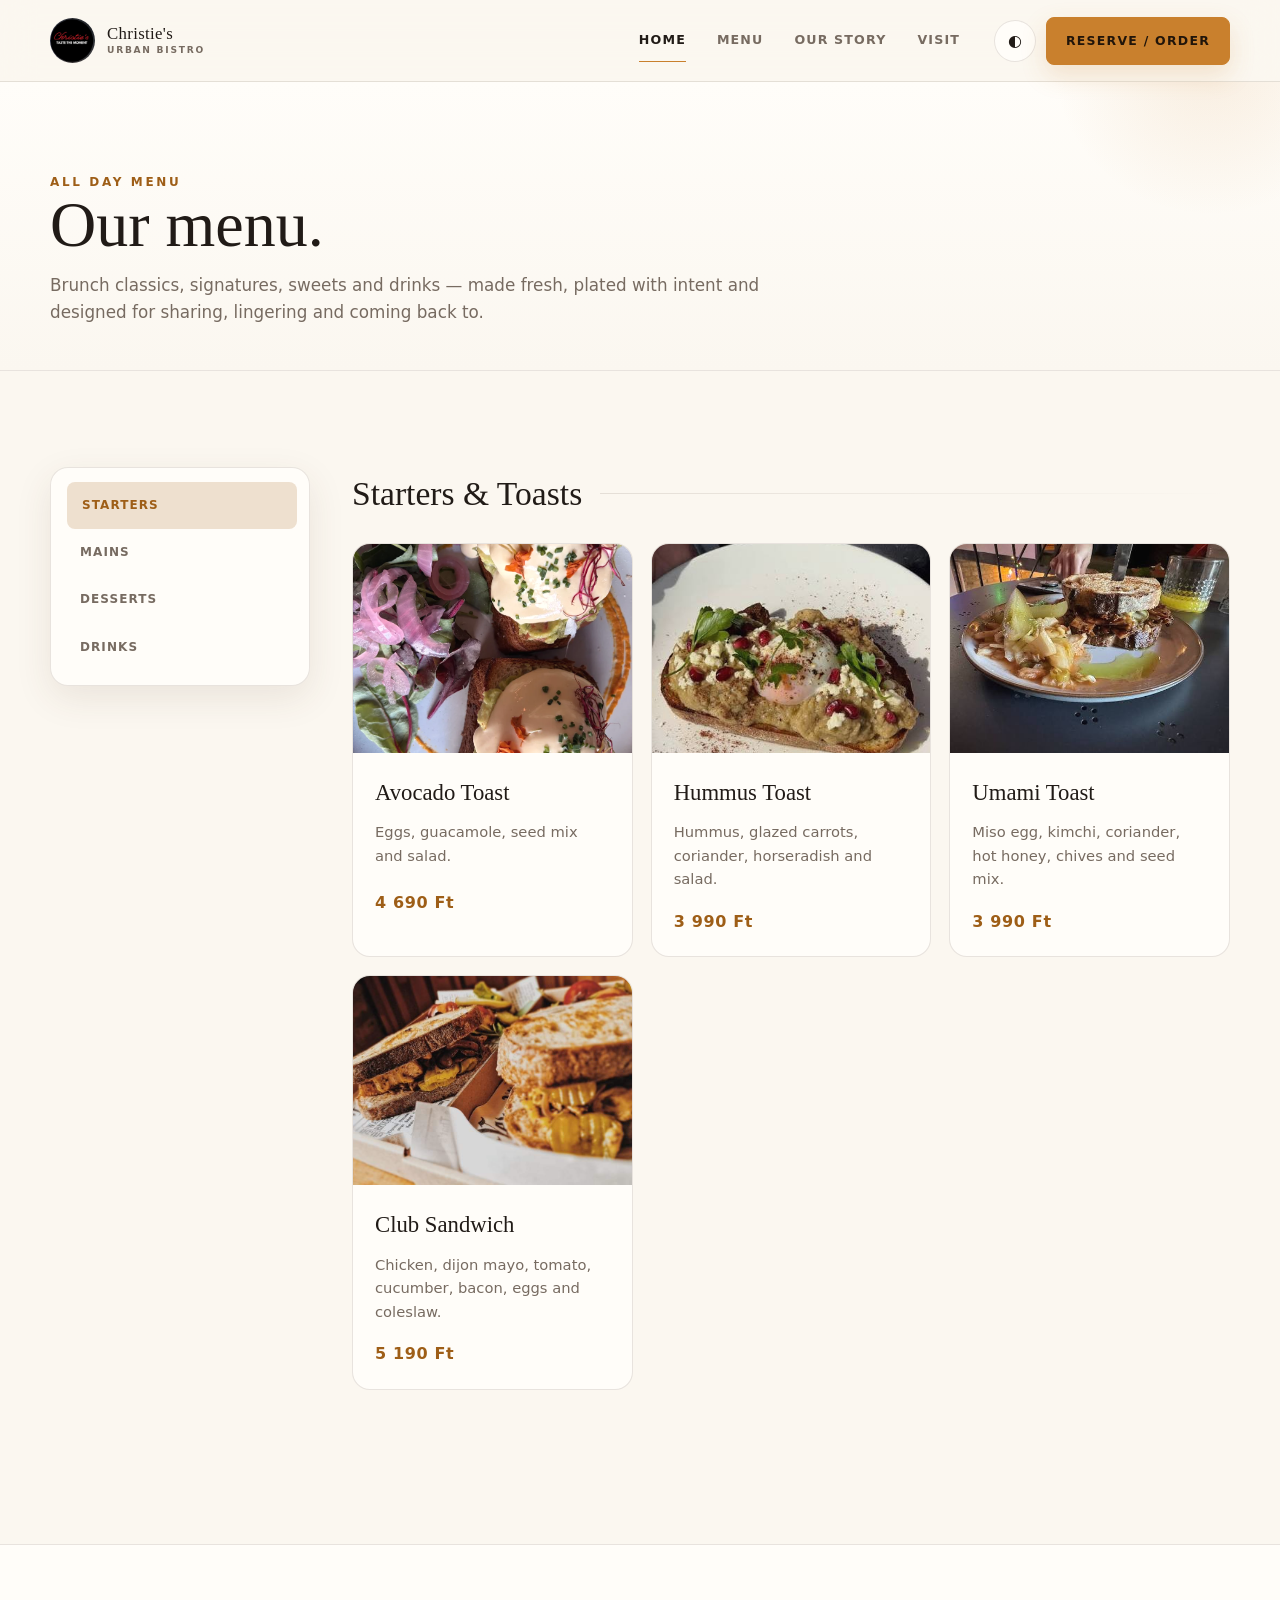
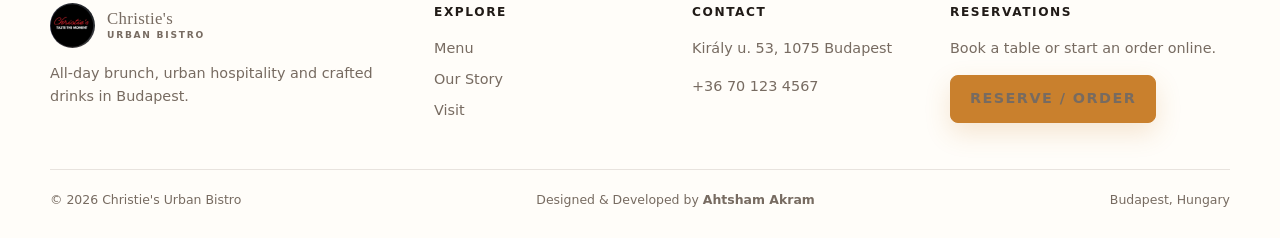
<file: menu.html>
<!doctype html>
<html lang="en" data-tone="warm">
<head>
  <meta charset="utf-8">
  <meta name="viewport" content="width=device-width,initial-scale=1">
  <meta name="description" content="Explore the all-day menu at Christie's Urban Bistro.">
  <title>Menu — Christie's Urban Bistro</title>
  <link rel="stylesheet" href="style.css">
</head>
<body>
<header class="site-header">
  <div class="container header-inner">
    <a class="brand" href="index.html" aria-label="Christie's Urban Bistro home">
      <img src="logo.jpeg" alt="Christie's Urban Bistro Logo" class="brand-logo-img">
      <span class="brand-text"><strong>Christie's</strong><span>Urban Bistro</span></span>
    </a>
    <nav class="nav" aria-label="Main navigation"><a class="active" href="index.html">Home</a><a href="menu.html">Menu</a><a href="story.html">Our Story</a><a href="visit.html">Visit</a></nav>
    <div class="header-actions"><button class="tone-toggle" data-tone-toggle aria-label="Switch light palette">◐</button><a class="btn btn-primary reserve-nav" href="reserve.html">Reserve / Order</a><button class="menu-toggle" data-menu-toggle aria-label="Open menu" aria-expanded="false">☰</button></div>
  </div>
</header>
<main>
  <section class="page-hero">
    <div class="container reveal">
      <span class="eyebrow">All day menu</span>
      <h1 class="page-title">Our menu.</h1>
      <p class="lede">Brunch classics, signatures, sweets and drinks — made fresh, plated with intent and designed for sharing, lingering and coming back to.</p>
    </div>
  </section>

  <section class="section">
    <div class="container menu-layout">
      <!-- Sidebar Filters -->
      <aside class="menu-side reveal">
        <button class="active" data-menu-filter="starters">Starters</button>
        <button data-menu-filter="mains">Mains</button>
        <button data-menu-filter="desserts">Desserts</button>
        <button data-menu-filter="drinks">Drinks</button>
      </aside>

      <!-- Menu Panels Container with Grid Layouts -->
      <div class="reveal reveal-delay-1" style="width: 100%;">
        
        <!-- STARTERS PANEL -->
        <div class="menu-panel active" id="starters">
          <div class="menu-section">
            <div class="menu-section-title"><h2>Starters & Toasts</h2></div>
            <div class="signature-grid">
              <article class="dish-card">
                <div class="dish-image"><img src="Avocado Toast.webp" alt="Avocado Toast"></div>
                <div class="dish-body"><h3>Avocado Toast</h3><p>Eggs, guacamole, seed mix and salad.</p><span class="price">4 690 Ft</span></div>
              </article>
              <article class="dish-card">
                <div class="dish-image"><img src="Hummus Toast.jfif" alt="Hummus Toast"></div>
                <div class="dish-body"><h3>Hummus Toast</h3><p>Hummus, glazed carrots, coriander, horseradish and salad.</p><span class="price">3 990 Ft</span></div>
              </article>
              <article class="dish-card">
                <div class="dish-image"><img src="Umami Toast.jfif" alt="Umami Toast"></div>
                <div class="dish-body"><h3>Umami Toast</h3><p>Miso egg, kimchi, coriander, hot honey, chives and seed mix.</p><span class="price">3 990 Ft</span></div>
              </article>
              <article class="dish-card">
                <div class="dish-image"><img src="Club Sandwich.webp" alt="Club Sandwich"></div>
                <div class="dish-body"><h3>Club Sandwich</h3><p>Chicken, dijon mayo, tomato, cucumber, bacon, eggs and coleslaw.</p><span class="price">5 190 Ft</span></div>
              </article>
            </div>
          </div>
        </div>

        <!-- MAINS PANEL -->
        <div class="menu-panel" id="mains">
          <div class="menu-section">
            <div class="menu-section-title"><h2>Mains & Brunch</h2></div>
            <div class="signature-grid">
              <article class="dish-card">
                <div class="dish-image"><img src="Christie's Benedict.webp" alt="Christie's Benedict"></div>
                <div class="dish-body"><h3>Christie's Benedict</h3><p>Poached eggs, hollandaise, caviar and salad.</p><span class="price">5 590 Ft</span></div>
              </article>
              <article class="dish-card">
                <div class="dish-image"><img src="Hungarian Benedict.webp" alt="Hungarian Benedict"></div>
                <div class="dish-body"><h3>Hungarian Benedict</h3><p>Poached eggs, hollandaise, Hungarian sausage and salad.</p><span class="price">4 890 Ft</span></div>
              </article>
              <article class="dish-card">
                <div class="dish-image"><img src="English Breakfast.webp" alt="English Breakfast"></div>
                <div class="dish-body"><h3>English Breakfast</h3><p>Eggs, bacon, sausage, kimchi beans, mushroom, tomato and sourdough.</p><span class="price">4 990 Ft</span></div>
              </article>
              <article class="dish-card">
                <div class="dish-image"><img src="American Breakfast.webp" alt="American Breakfast"></div>
                <div class="dish-body"><h3>American Breakfast</h3><p>Eggs, American pancake, bacon, butter and maple syrup.</p><span class="price">4 990 Ft</span></div>
              </article>
              <article class="dish-card">
                <div class="dish-image"><img src="Truffle Smash.webp" alt="Truffle Smash"></div>
                <div class="dish-body"><h3>Truffle Smash</h3><p>Double beef, cheddar, truffle mayo, pickled cucumber, nachos and coleslaw.</p><span class="price">4 590 Ft</span></div>
              </article>
              <article class="dish-card">
                <div class="dish-image"><img src="Smash Benedict.jfif" alt="Smash Benedict"></div>
                <div class="dish-body"><h3>Smash Benedict</h3><p>Double beef, poached egg, hollandaise, cheddar and house sauce.</p><span class="price">4 490 Ft</span></div>
              </article>
            </div>
          </div>
        </div>

        <!-- DESSERTS PANEL -->
        <div class="menu-panel" id="desserts">
          <div class="menu-section">
            <div class="menu-section-title"><h2>Sweets</h2></div>
            <div class="signature-grid">
              <article class="dish-card">
                <div class="dish-image"><img src="American Pancake.jfif" alt="American Pancake"></div>
                <div class="dish-body"><h3>American Pancake</h3><p>Sweet cheese cream, seasonal fruit purée and maple syrup.</p><span class="price">3 990 Ft</span></div>
              </article>
              <article class="dish-card">
                <div class="dish-image"><img src="Sweet French Toast.jfif" alt="French Toast"></div>
                <div class="dish-body"><h3> French Toast</h3><p>French brioche, seasonal fruit purée and whipped cream.</p><span class="price">3 990 Ft</span></div>
              </article>
              <article class="dish-card">
                <div class="dish-image"><img src="Strawberry Waffle Tower.webp" alt="Strawberry Waffle Tower"></div>
                <div class="dish-body"><h3>Strawberry Waffle Tower</h3><p>Waffle, seasonal fruit purée, peanut butter, maple syrup and cream.</p><span class="price">4 190 Ft</span></div>
              </article>
            </div>
          </div>
        </div>

        <!-- DRINKS PANEL -->
        <div class="menu-panel" id="drinks">
          <div class="menu-section">
            <div class="menu-section-title"><h2>Coffee & Drinks</h2></div>
            <div class="signature-grid">
              <article class="dish-card">
                <div class="dish-image"><img src="Cappuccino.webp" alt="Cappuccino"></div>
                <div class="dish-body"><h3>Cappuccino</h3><p>Double espresso with textured milk.</p><span class="price">1 490 Ft</span></div>
              </article>
              <article class="dish-card">
                <div class="dish-image"><img src="Coffee Important.webp" alt="Flat White"></div>
                <div class="dish-body"><h3>Flat White</h3><p>Rich espresso and silky milk.</p><span class="price">1 690 Ft</span></div>
              </article>
              <article class="dish-card">
                <div class="dish-image"><img src="Dirty Chai.webp" alt="Dirty Chai"></div>
                <div class="dish-body"><h3>Dirty Chai</h3><p>Spiced chai with espresso.</p><span class="price">2 490 Ft</span></div>
              </article>
              <article class="dish-card">
                <div class="dish-image"><img src="Strawberry Matcha.jfif" alt="Strawberry Matcha"></div>
                <div class="dish-body"><h3>Strawberry Matcha</h3><p>Strawberry, almond milk, lime and matcha.</p><span class="price">2 690 Ft</span></div>
              </article>
              <article class="dish-card">
                <div class="dish-image"><img src="Christie's Lemonade.webp" alt="Christie's Lemonade"></div>
                <div class="dish-body"><h3>Christie's Lemonade</h3><p>Orange, elderflower and soda.</p><span class="price">2 690 Ft</span></div>
              </article>
              <article class="dish-card">
                <div class="dish-image"><img src="Homemade Kombucha.webp" alt="Homemade Kombucha"></div>
                <div class="dish-body"><h3>Homemade Kombucha</h3><p>House-fermented seasonal kombucha.</p><span class="price">1 890 Ft</span></div>
              </article>
            </div>
          </div>
        </div>

      </div>
    </div>
  </section>
</main>

<footer class="footer">
  <div class="container footer-grid">
    <div>
      <a class="brand footer-brand" href="index.html">
        <img src="logo.jpeg" alt="Christie's Urban Bistro Logo" class="footer-logo-img">
        <span class="brand-text"><strong>Christie's</strong><span>Urban Bistro</span></span>
      </a>
      <p>All-day brunch, urban hospitality and crafted drinks in Budapest.</p>
    </div>
    <div>
      <h4>Explore</h4>
      <div class="footer-links">
        <a href="menu.html">Menu</a>
        <a href="story.html">Our Story</a>
        <a href="visit.html">Visit</a>
      </div>
    </div>
    <div>
      <h4>Contact</h4>
      <p>Király u. 53, 1075 Budapest</p>
      <p>+36 70 123 4567</p>
    </div>
    <div>
      <h4>Reservations</h4>
      <p>Book a table or start an order online.</p>
      <a class="btn btn-primary" href="reserve.html">Reserve / Order</a>
    </div>
    <div class="footer-bottom">
      <span>© 2026 Christie's Urban Bistro</span>
      <span>Designed & Developed by <strong>Ahtsham Akram</strong></span>
      <span>Budapest, Hungary</span>
    </div>
  </div>
</footer>
<script src="script.js"></script>
</file>
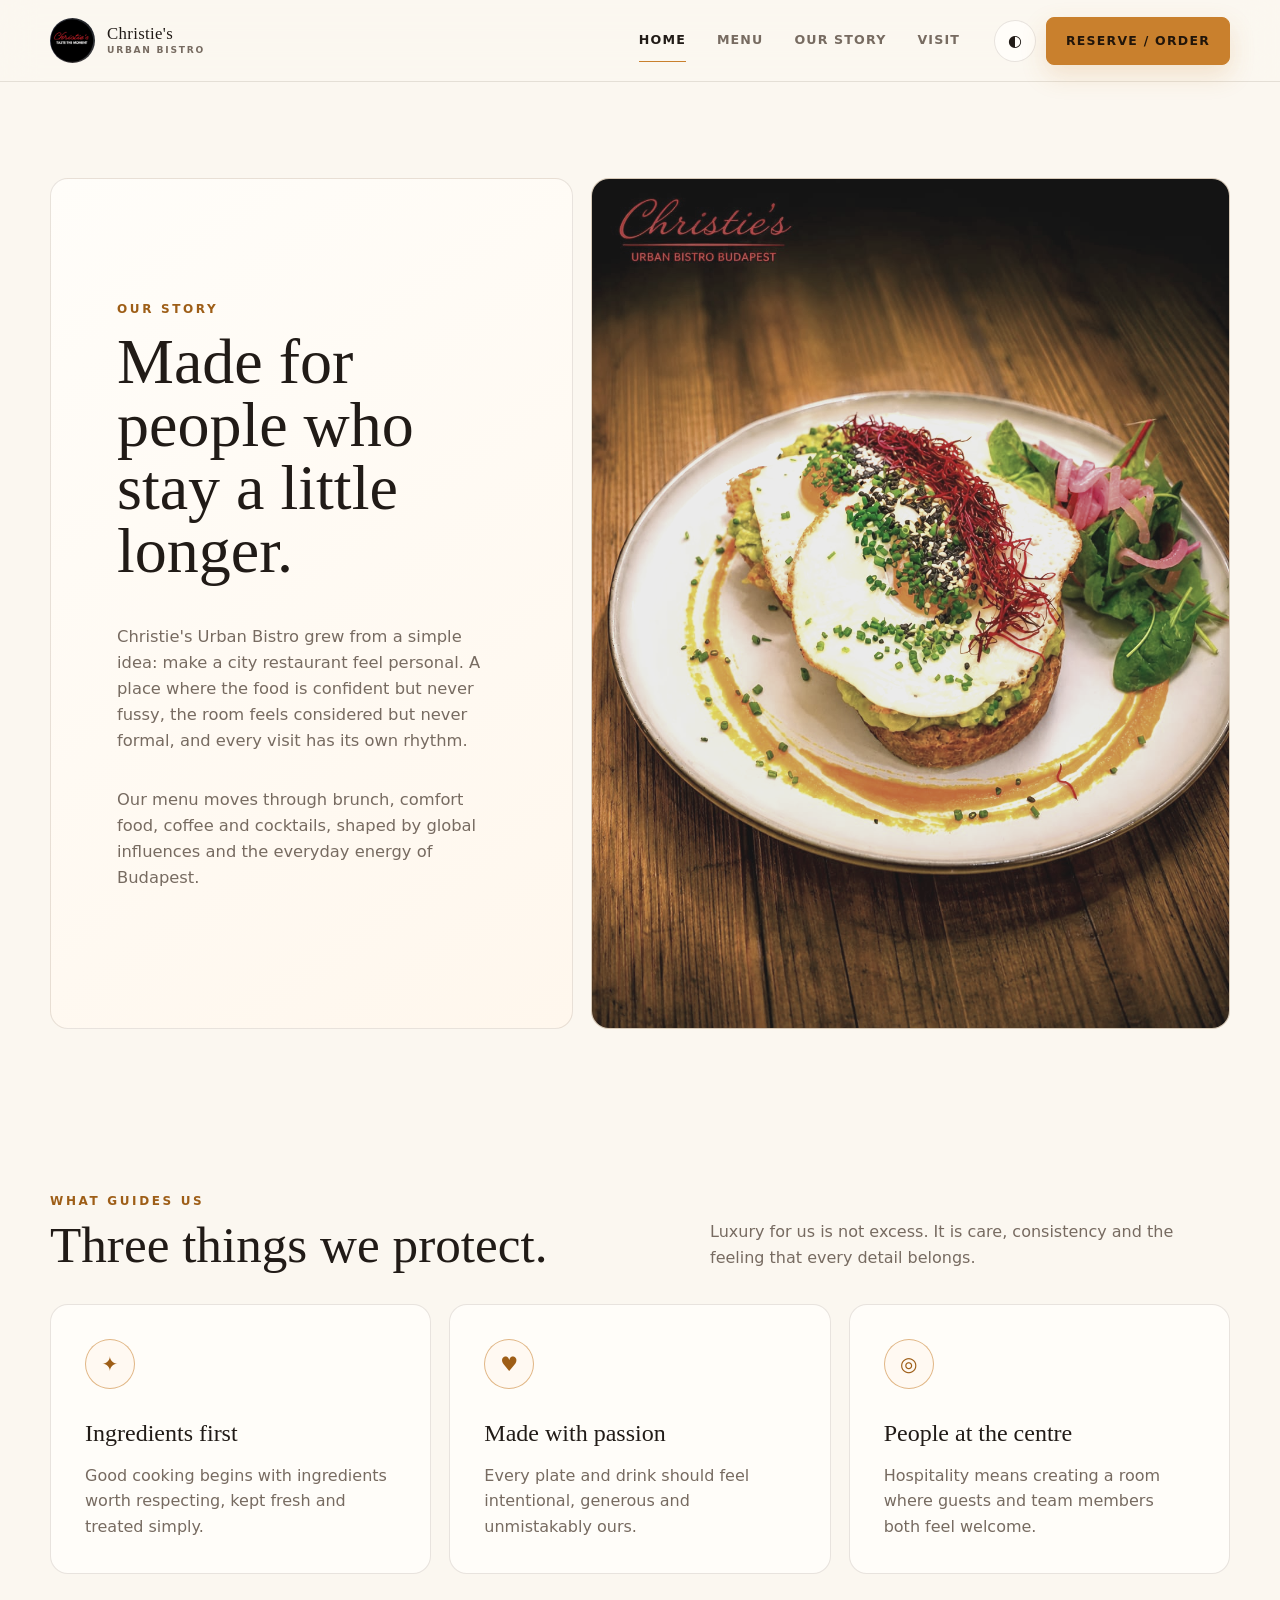
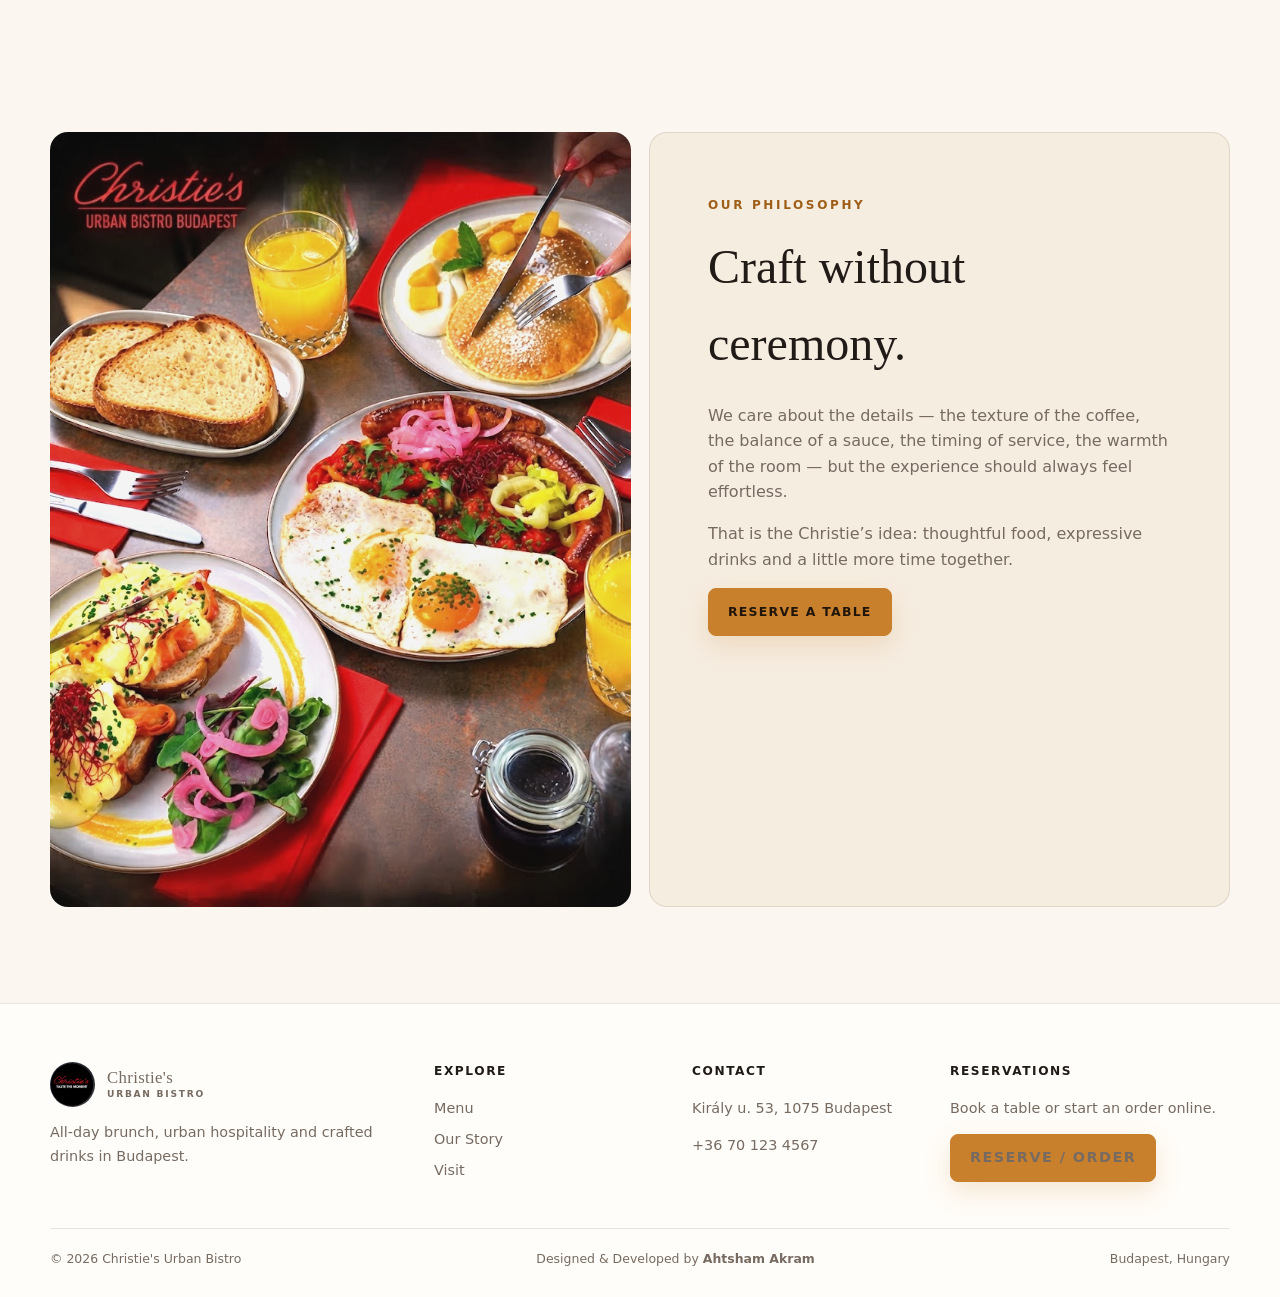
<file: story.html>
<!doctype html><html lang="en" data-tone="warm"><head><meta charset="utf-8"><meta name="viewport" content="width=device-width,initial-scale=1"><meta name="description" content="The story and philosophy behind Christie's Urban Bistro."><title>Our Story — Christie's Urban Bistro</title><link rel="stylesheet" href="style.css"></head><body>
<header class="site-header">
  <div class="container header-inner">
    <a class="brand" href="index.html" aria-label="Christie's Urban Bistro home">
      <img src="logo.jpeg" alt="Christie's Urban Bistro Logo" class="brand-logo-img">
      <span class="brand-text"><strong>Christie's</strong><span>Urban Bistro</span></span>
    </a>
    <nav class="nav" aria-label="Main navigation"><a class="active" href="index.html">Home</a><a href="menu.html">Menu</a><a href="story.html">Our Story</a><a href="visit.html">Visit</a></nav>
    <div class="header-actions"><button class="tone-toggle" data-tone-toggle aria-label="Switch light palette">◐</button><a class="btn btn-primary reserve-nav" href="reserve.html">Reserve / Order</a><button class="menu-toggle" data-menu-toggle aria-label="Open menu" aria-expanded="false">☰</button></div>
  </div>
</header>
<main><section class="section"><div class="container story-intro"><div class="story-copy reveal"><span class="eyebrow">Our story</span><h1>Made for people who stay a little longer.</h1><p>Christie's Urban Bistro grew from a simple idea: make a city restaurant feel personal. A place where the food is confident but never fussy, the room feels considered but never formal, and every visit has its own rhythm.</p><p>Our menu moves through brunch, comfort food, coffee and cocktails, shaped by global influences and the everyday energy of Budapest.</p></div><div class="story-image reveal reveal-delay-1"><img src="image Important 4.jpeg" alt="Christie's Urban Bistro interior"></div></div></section>
<section class="section-sm"><div class="container"><div class="section-heading reveal"><div><span class="eyebrow">What guides us</span><h2>Three things we protect.</h2></div><p>Luxury for us is not excess. It is care, consistency and the feeling that every detail belongs.</p></div><div class="values-grid"><article class="value-card reveal"><div class="value-icon">✦</div><h3>Ingredients first</h3><p>Good cooking begins with ingredients worth respecting, kept fresh and treated simply.</p></article><article class="value-card reveal reveal-delay-1"><div class="value-icon">♥</div><h3>Made with passion</h3><p>Every plate and drink should feel intentional, generous and unmistakably ours.</p></article><article class="value-card reveal reveal-delay-2"><div class="value-icon">◎</div><h3>People at the centre</h3><p>Hospitality means creating a room where guests and team members both feel welcome.</p></article></div></div></section>
<section class="section"><div class="container philosophy reveal"><div><img src="Image important 5.jfif" alt="Coffee craft at Christie's"></div><div class="copy"><span class="eyebrow">Our philosophy</span><h2>Craft without ceremony.</h2><p>We care about the details — the texture of the coffee, the balance of a sauce, the timing of service, the warmth of the room — but the experience should always feel effortless.</p><p>That is the Christie’s idea: thoughtful food, expressive drinks and a little more time together.</p><a class="btn btn-primary" href="reserve.html">Reserve a table</a></div></div></section></main>
<footer class="footer">
  <div class="container footer-grid">
    <div>
      <a class="brand footer-brand" href="index.html">
        <img src="logo.jpeg" alt="Christie's Urban Bistro Logo" class="footer-logo-img">
        <span class="brand-text"><strong>Christie's</strong><span>Urban Bistro</span></span>
      </a>
      <p>All-day brunch, urban hospitality and crafted drinks in Budapest.</p>
    </div>
    <div>
      <h4>Explore</h4>
      <div class="footer-links">
        <a href="menu.html">Menu</a>
        <a href="story.html">Our Story</a>
        <a href="visit.html">Visit</a>
      </div>
    </div>
    <div>
      <h4>Contact</h4>
      <p>Király u. 53, 1075 Budapest</p>
      <p>+36 70 123 4567</p>
    </div>
    <div>
      <h4>Reservations</h4>
      <p>Book a table or start an order online.</p>
      <a class="btn btn-primary" href="reserve.html">Reserve / Order</a>
    </div>
    <div class="footer-bottom">
      <span>© 2026 Christie's Urban Bistro</span>
      <span>Designed & Developed by <strong>Ahtsham Akram</strong></span>
      <span>Budapest, Hungary</span>
    </div>
  </div>
</footer>
  <script src="script.js"></script></body></html>
</file>
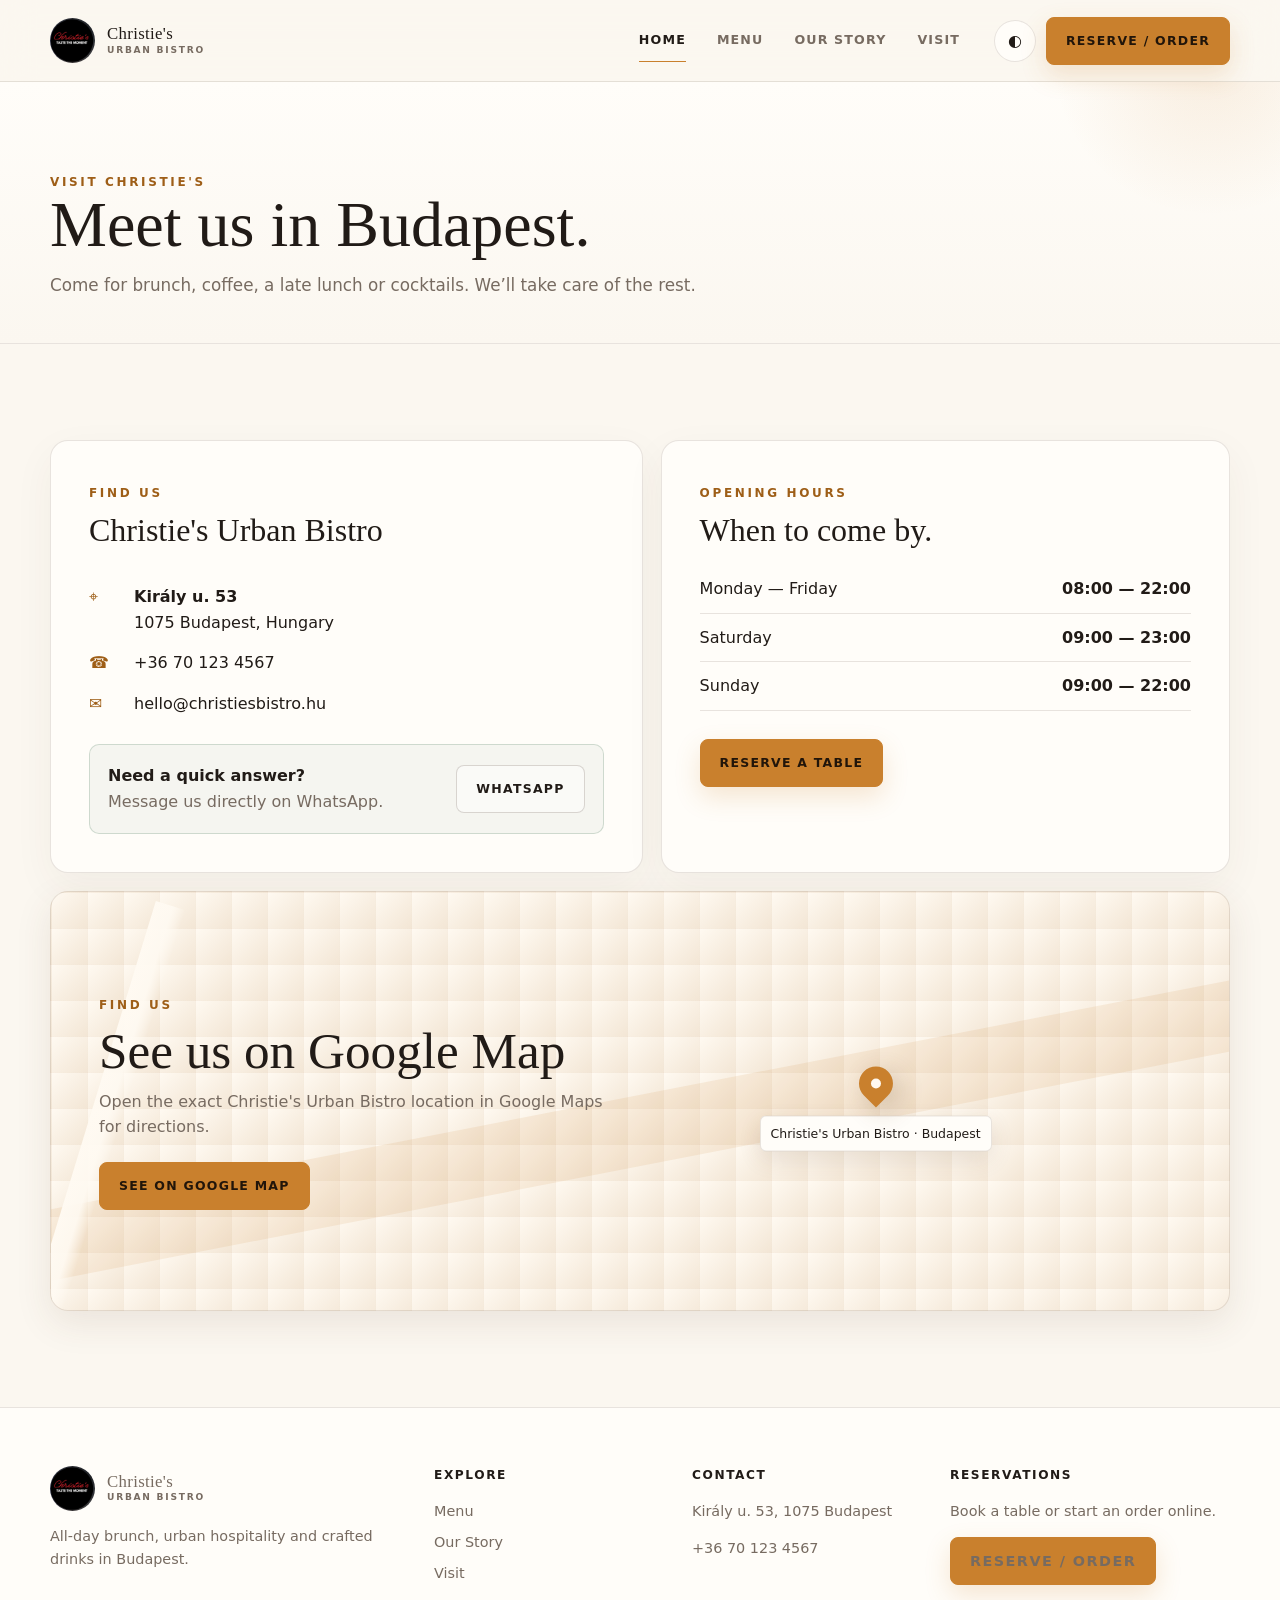
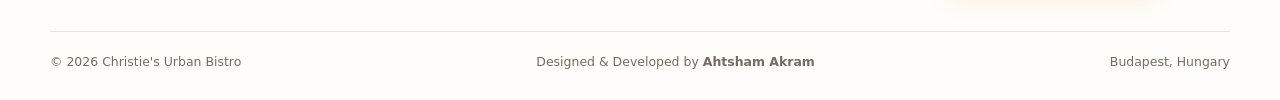
<file: visit.html>
<!doctype html><html lang="en" data-tone="warm"><head><meta charset="utf-8"><meta name="viewport" content="width=device-width,initial-scale=1"><meta name="description" content="Visit Christie's Urban Bistro in central Budapest."><title>Visit — Christie's Urban Bistro</title><link rel="stylesheet" href="style.css"></head><body>
<header class="site-header">
  <div class="container header-inner">
    <a class="brand" href="index.html" aria-label="Christie's Urban Bistro home">
      <img src="logo.jpeg" alt="Christie's Urban Bistro Logo" class="brand-logo-img">
      <span class="brand-text"><strong>Christie's</strong><span>Urban Bistro</span></span>
    </a>
    <nav class="nav" aria-label="Main navigation"><a class="active" href="index.html">Home</a><a href="menu.html">Menu</a><a href="story.html">Our Story</a><a href="visit.html">Visit</a></nav>
    <div class="header-actions"><button class="tone-toggle" data-tone-toggle aria-label="Switch light palette">◐</button><a class="btn btn-primary reserve-nav" href="reserve.html">Reserve / Order</a><button class="menu-toggle" data-menu-toggle aria-label="Open menu" aria-expanded="false">☰</button></div>
  </div>
</header>
<main><section class="page-hero"><div class="container reveal"><span class="eyebrow">Visit Christie's</span><h1 class="page-title">Meet us in Budapest.</h1><p class="lede">Come for brunch, coffee, a late lunch or cocktails. We’ll take care of the rest.</p></div></section>
<section class="section"><div class="container visit-grid"><div class="visit-card reveal"><span class="eyebrow">Find us</span><h2>Christie's Urban Bistro</h2><div class="contact-list"><div class="contact-row"><span class="icon">⌖</span><div><strong>Király u. 53</strong><br>1075 Budapest, Hungary</div></div><div class="contact-row"><span class="icon">☎</span><div>+36 70 123 4567</div></div><div class="contact-row"><span class="icon">✉</span><div>hello@christiesbistro.hu</div></div></div><div class="whatsapp"><div><strong>Need a quick answer?</strong><br><span style="color:var(--muted)">Message us directly on WhatsApp.</span></div><a class="btn btn-ghost" href="https://wa.me/36701234567" target="_blank" rel="noopener">WhatsApp</a></div></div><div class="visit-card reveal reveal-delay-1"><span class="eyebrow">Opening hours</span><h2>When to come by.</h2><div class="hours"><div><span>Monday — Friday</span><strong>08:00 — 22:00</strong></div><div><span>Saturday</span><strong>09:00 — 23:00</strong></div><div><span>Sunday</span><strong>09:00 — 22:00</strong></div></div><div style="margin-top:28px"><a class="btn btn-primary" href="reserve.html">Reserve a table</a></div></div></div><div class="container" style="margin-top:18px"><div class="map-card map-card-feature reveal"><div class="map-copy"><span class="eyebrow">Find us</span><h2>See us on Google Map</h2><p>Open the exact Christie's Urban Bistro location in Google Maps for directions.</p><a class="btn btn-map" href="https://www.google.com/maps/search/?api=1&query=Kir%C3%A1ly+u.+53,+1075+Budapest,+Hungary" target="_blank" rel="noopener">See on Google Map</a></div><div class="map-pin"><div class="pin-dot"></div><span>Christie's Urban Bistro · Budapest</span></div></div></div></section></main>
<footer class="footer">
  <div class="container footer-grid">
    <div>
      <a class="brand footer-brand" href="index.html">
        <img src="logo.jpeg" alt="Christie's Urban Bistro Logo" class="footer-logo-img">
        <span class="brand-text"><strong>Christie's</strong><span>Urban Bistro</span></span>
      </a>
      <p>All-day brunch, urban hospitality and crafted drinks in Budapest.</p>
    </div>
    <div>
      <h4>Explore</h4>
      <div class="footer-links">
        <a href="menu.html">Menu</a>
        <a href="story.html">Our Story</a>
        <a href="visit.html">Visit</a>
      </div>
    </div>
    <div>
      <h4>Contact</h4>
      <p>Király u. 53, 1075 Budapest</p>
      <p>+36 70 123 4567</p>
    </div>
    <div>
      <h4>Reservations</h4>
      <p>Book a table or start an order online.</p>
      <a class="btn btn-primary" href="reserve.html">Reserve / Order</a>
    </div>
    <div class="footer-bottom">
      <span>© 2026 Christie's Urban Bistro</span>
      <span>Designed & Developed by <strong>Ahtsham Akram</strong></span>
      <span>Budapest, Hungary</span>
    </div>
  </div>
</footer>
  <script src="script.js"></script></body></html>
</file>
<file: style.css>
:root{
  --bg:#fbf7f0;
  --surface:#fffdf9;
  --surface-2:#f6ede1;
  --surface-3:#eee0cf;
  --text:#211b17;
  --muted:#776b61;
  --line:rgba(65,45,31,.12);
  --accent:#c9802d;
  --accent-2:#9e5e17;
  --accent-soft:#f1d7b5;
  --warm:#d6a15a;
  --cream:#fffaf3;
  --success:#457658;
  --shadow:0 22px 70px rgba(91,61,38,.13);
  --shadow-sm:0 12px 36px rgba(91,61,38,.10);
  --radius:18px;
  --radius-sm:10px;
  --container:min(1180px,calc(100% - 40px));
  --header:82px;
}
html[data-tone="crisp"]{
  --bg:#fff;
  --surface:#fff;
  --surface-2:#faf5ef;
  --surface-3:#f3e9dc;
  --line:rgba(50,35,25,.10);
  --shadow:0 22px 70px rgba(58,43,31,.10);
}
*{box-sizing:border-box}
html{scroll-behavior:smooth}
body{margin:0;background:var(--bg);color:var(--text);font-family:Inter,ui-sans-serif,system-ui,-apple-system,BlinkMacSystemFont,"Segoe UI",sans-serif;line-height:1.6;transition:background-color .35s ease,color .35s ease;overflow-x:hidden}
img{display:block;max-width:100%}
a{color:inherit;text-decoration:none}
button,input,select,textarea{font:inherit}
button{color:inherit}
.container{width:var(--container);margin-inline:auto}
.section{padding:96px 0}
.section-sm{padding:62px 0}
.eyebrow{font-size:.75rem;letter-spacing:.22em;text-transform:uppercase;color:var(--accent-2);font-weight:800}
.display,.page-title,h1,h2,h3{font-family:Georgia,"Times New Roman",serif;font-weight:500}
.display{font-size:clamp(3.5rem,8vw,7.6rem);line-height:.88;letter-spacing:-.045em;margin:18px 0 24px}
.display em{display:block;color:var(--accent-2);font-weight:400}
.page-title{font-size:clamp(2.5rem,5vw,5rem);line-height:.98;margin:0 0 16px}
.lede{max-width:720px;color:var(--muted);font-size:1.05rem}
.section-heading{display:flex;align-items:end;justify-content:space-between;gap:28px;margin-bottom:34px}
.section-heading h2{font-size:clamp(2rem,4vw,3.4rem);line-height:1;margin:6px 0 0}
.section-heading p{max-width:520px;color:var(--muted);margin:0}
.btn{display:inline-flex;align-items:center;justify-content:center;gap:9px;min-height:48px;padding:0 19px;border:1px solid var(--line);border-radius:8px;font-size:.78rem;letter-spacing:.1em;text-transform:uppercase;font-weight:800;cursor:pointer;transition:transform .2s ease,background .25s ease,border-color .25s ease,color .25s ease,box-shadow .25s ease}
.btn:hover{transform:translateY(-2px)}
.btn-primary{background:var(--accent);border-color:var(--accent);color:#21150a;box-shadow:0 10px 26px rgba(201,128,45,.19)}
.btn-primary:hover{background:#d89243;border-color:#d89243;box-shadow:0 13px 30px rgba(201,128,45,.25)}
.btn-ghost{background:rgba(255,255,255,.46);color:var(--text);border-color:rgba(64,43,28,.18)}
.btn-ghost:hover{border-color:var(--accent);color:var(--accent-2);background:#fff}

/* Header */
.site-header{height:var(--header);position:sticky;top:0;z-index:50;background:color-mix(in srgb,var(--bg) 88%,transparent);backdrop-filter:blur(18px);border-bottom:1px solid var(--line);transition:box-shadow .25s ease,background .25s ease}
.site-header.scrolled{box-shadow:0 10px 35px rgba(70,45,27,.08);background:color-mix(in srgb,var(--bg) 95%,transparent)}
.header-inner{height:100%;display:flex;align-items:center;gap:34px}
.brand{width:180px;flex:0 0 180px;display:flex;align-items:center;gap:10px;line-height:1}
.brand-mark{width:43px;height:43px;border:1px solid rgba(158,94,23,.34);border-radius:50%;display:grid;place-items:center;position:relative;background:linear-gradient(145deg,#fff,var(--surface-2));box-shadow:inset 0 0 0 5px rgba(201,128,45,.05)}
.brand-mark:before{content:"C";font-family:Georgia,serif;font-size:1.48rem;color:var(--accent-2)}
.brand-text{display:grid;gap:3px}
.brand-text strong{font-family:Georgia,serif;font-weight:500;font-size:1.05rem;letter-spacing:.02em}
.brand-text span{font-size:.57rem;text-transform:uppercase;letter-spacing:.19em;color:var(--muted);font-weight:800;white-space:nowrap}
.nav{margin-left:auto;display:flex;align-items:center;gap:31px}
.nav a{position:relative;font-size:.79rem;text-transform:uppercase;letter-spacing:.09em;color:var(--muted);font-weight:700}
.nav a:hover,.nav a.active{color:var(--text)}
.nav a.active:after{content:"";position:absolute;left:0;right:0;bottom:-11px;height:1px;background:var(--accent)}
.header-actions{display:flex;align-items:center;gap:10px}
.tone-toggle,.menu-toggle{width:42px;height:42px;border-radius:50%;display:grid;place-items:center;border:1px solid var(--line);background:var(--surface);color:var(--text);cursor:pointer;transition:transform .2s ease,border-color .2s ease,background .2s ease}
.tone-toggle:hover,.menu-toggle:hover{transform:translateY(-1px);border-color:rgba(201,128,45,.45)}
.menu-toggle{display:none}
.reserve-nav{white-space:nowrap}

/* Home hero */
.hero{min-height:calc(100svh - var(--header));position:relative;display:grid;align-items:end;overflow:hidden;background:#f8f0e5}
.hero-bg{position:absolute;inset:0;transform:scale(1.01);will-change:transform}
.hero-bg img{width:100%;height:100%;object-fit:cover;object-position:center 48%;filter:brightness(1.28) saturate(.76) contrast(.9)}
.hero-bg:after{content:"";position:absolute;inset:0;background:linear-gradient(90deg,rgba(255,250,244,.96) 0%,rgba(255,250,244,.88) 36%,rgba(255,250,244,.48) 66%,rgba(255,250,244,.18) 100%),linear-gradient(0deg,rgba(251,247,240,.88),transparent 56%)}
.hero:before{content:"";position:absolute;z-index:1;width:430px;height:430px;border-radius:50%;left:-180px;top:-130px;background:radial-gradient(circle,rgba(226,171,99,.23),transparent 70%);pointer-events:none}
.hero-content{position:relative;z-index:2;padding:108px 0 76px;max-width:750px}
.hero-copy{max-width:580px;color:#544941;font-size:1.05rem}
.hero-actions{display:flex;flex-wrap:wrap;gap:12px;margin-top:30px}
.hero-meta{display:grid;grid-template-columns:repeat(3,1fr);border-top:1px solid rgba(69,48,31,.16);margin-top:68px;max-width:760px}
.hero-meta div{padding:22px 28px 0 0}
.hero-meta strong{display:block;color:var(--text);font-family:Georgia,serif;font-size:1.05rem;font-weight:500}
.hero-meta span{font-size:.8rem;color:#786a60}

/* Shared cards */
.signature-grid{display:grid;grid-template-columns:repeat(3,1fr);gap:18px}
.dish-card{background:var(--surface);border:1px solid var(--line);border-radius:var(--radius);overflow:hidden;transition:transform .25s ease,border-color .25s ease,box-shadow .25s ease}
.dish-card:hover{transform:translateY(-4px);border-color:color-mix(in srgb,var(--accent) 48%,var(--line));box-shadow:var(--shadow)}
.dish-image{aspect-ratio:4/3;overflow:hidden;background:#e6d8c7}
.dish-image img{width:100%;height:100%;object-fit:cover;transition:transform .55s ease,filter .35s ease;filter:saturate(.93) contrast(.96) brightness(1.05)}
.dish-card:hover .dish-image img{transform:scale(1.035);filter:saturate(1) contrast(1) brightness(1.03)}
.dish-body{padding:22px}
.dish-body h3{font-size:1.42rem;margin:0 0 9px}
.dish-body p{color:var(--muted);font-size:.92rem;min-height:52px;margin:0 0 18px}
.price{color:var(--accent-2);font-weight:800;letter-spacing:.04em}

.atmosphere{display:grid;grid-template-columns:1.16fr .84fr;min-height:560px;background:var(--surface);border:1px solid var(--line);border-radius:var(--radius);overflow:hidden;box-shadow:0 18px 58px rgba(87,58,36,.07)}
.atmosphere-media{position:relative;overflow:hidden}
.atmosphere-media:after{content:"";position:absolute;inset:0;background:linear-gradient(90deg,transparent 68%,rgba(255,253,249,.20));pointer-events:none}
.atmosphere-media img{width:100%;height:100%;object-fit:cover;filter:brightness(1.16) saturate(.8) contrast(.9)}
.atmosphere-copy{padding:72px;display:flex;flex-direction:column;justify-content:center;background:linear-gradient(145deg,var(--surface),#fff8ef)}
.atmosphere-copy h2{font-size:clamp(2.4rem,4.5vw,4.5rem);line-height:.98;margin:14px 0 24px}
.atmosphere-copy p{color:var(--muted);font-size:1rem}
.facts{display:grid;grid-template-columns:repeat(3,1fr);gap:1px;background:var(--line);margin-top:34px}
.fact{background:var(--surface);padding:24px}
.fact strong{display:block;font-family:Georgia,serif;font-size:1.9rem;color:var(--accent-2);font-weight:500}
.fact span{font-size:.78rem;text-transform:uppercase;letter-spacing:.11em;color:var(--muted)}

.testimonial-grid{display:grid;grid-template-columns:1.05fr .95fr;gap:18px}
.quote-card{border:1px solid var(--line);background:linear-gradient(145deg,#fffdf9,#f9efe2);border-radius:var(--radius);padding:42px;position:relative;overflow:hidden}
.quote-card:before{content:"“";position:absolute;right:26px;top:-42px;font-family:Georgia,serif;font-size:11rem;color:rgba(201,128,45,.09);line-height:1}
.quote-card blockquote{font-family:Georgia,serif;font-size:clamp(1.7rem,3vw,2.7rem);line-height:1.25;margin:0 0 25px;position:relative}
.quote-card cite{font-style:normal;color:var(--accent-2);font-size:.78rem;text-transform:uppercase;letter-spacing:.13em}
.mini-quotes{display:grid;grid-template-columns:1fr 1fr;gap:18px}
.mini-quote{background:var(--surface-2);border:1px solid var(--line);border-radius:var(--radius);padding:30px}
.mini-quote p{margin:0 0 20px;color:var(--muted)}
.stars{color:var(--accent);letter-spacing:.15em}

/* page heroes */
.page-hero{padding:86px 0 44px;border-bottom:1px solid var(--line);background:linear-gradient(180deg,var(--surface),var(--bg));position:relative;overflow:hidden}
.page-hero:after{content:"";position:absolute;width:320px;height:320px;border-radius:50%;right:-90px;top:-185px;background:radial-gradient(circle,rgba(201,128,45,.13),transparent 70%);pointer-events:none}
.page-hero .lede{margin:0}

/* Menu */
.menu-layout{display:grid;grid-template-columns:260px 1fr;gap:42px}
.menu-side{position:sticky;top:110px;align-self:start;border:1px solid var(--line);background:var(--surface);border-radius:var(--radius);padding:14px;box-shadow:var(--shadow-sm)}
.menu-side button{width:100%;padding:14px 15px;border:0;border-radius:8px;background:transparent;color:var(--muted);text-align:left;text-transform:uppercase;font-size:.75rem;letter-spacing:.09em;font-weight:800;cursor:pointer;transition:background .2s ease,color .2s ease,transform .2s ease}
.menu-side button.active,.menu-side button:hover{background:var(--surface-3);color:var(--accent-2);transform:translateX(2px)}
.menu-panel{display:none;animation:panelIn .35s ease}
.menu-panel.active{display:block}
@keyframes panelIn{from{opacity:0;transform:translateY(8px)}to{opacity:1;transform:none}}
.menu-section{margin-bottom:58px}
.menu-section-title{display:flex;align-items:center;gap:18px;margin-bottom:22px}
.menu-section-title h2{font-size:2.1rem;margin:0}
.menu-section-title:after{content:"";height:1px;background:linear-gradient(90deg,var(--line),transparent);flex:1}
.menu-items{display:grid;grid-template-columns:1fr 1fr;gap:1px;background:var(--line);border:1px solid var(--line);border-radius:var(--radius);overflow:hidden;box-shadow:0 14px 42px rgba(83,54,32,.05)}
.menu-item{background:var(--surface);padding:23px;display:grid;grid-template-columns:1fr auto;gap:14px;transition:background .2s ease}
.menu-item:hover{background:#fff8ef}
.menu-item h3{font-family:inherit;font-size:1rem;margin:0 0 7px;font-weight:750}
.menu-item p{margin:0;color:var(--muted);font-size:.88rem}
.menu-item .price{white-space:nowrap;font-size:.9rem}

/* Story */
.story-intro{display:grid;grid-template-columns:.9fr 1.1fr;gap:18px}
.story-copy,.story-image{min-height:520px;border-radius:var(--radius);overflow:hidden;border:1px solid var(--line)}
.story-copy{background:linear-gradient(145deg,var(--surface),#fff7ed);padding:66px;display:flex;flex-direction:column;justify-content:center}
.story-copy h1{font-size:clamp(2.8rem,5vw,5.2rem);line-height:.98;margin:12px 0 25px}
.story-copy p{color:var(--muted);font-size:1.02rem}
.story-image{background:#eadfce}
.story-image img{width:100%;height:100%;object-fit:cover;filter:brightness(1.28) saturate(.62) contrast(.84)}
.values-grid{display:grid;grid-template-columns:repeat(3,1fr);gap:18px}
.value-card{border:1px solid var(--line);border-radius:var(--radius);background:var(--surface);padding:34px;transition:transform .25s ease,box-shadow .25s ease,border-color .25s ease}
.value-card:hover{transform:translateY(-4px);box-shadow:var(--shadow-sm);border-color:rgba(201,128,45,.32)}
.value-icon{width:50px;height:50px;border:1px solid color-mix(in srgb,var(--accent) 55%,transparent);border-radius:50%;display:grid;place-items:center;color:var(--accent-2);font-size:1.25rem;margin-bottom:25px;background:#fff9f2}
.value-card h3{font-size:1.5rem;margin:0 0 10px}
.value-card p{color:var(--muted);margin:0}
.philosophy{display:grid;grid-template-columns:1fr 1fr;gap:18px}
.philosophy>div{border-radius:var(--radius);overflow:hidden}
.philosophy .copy{padding:58px;background:var(--surface-2);border:1px solid var(--line)}
.philosophy .copy h2{font-size:3rem;margin:12px 0 20px}
.philosophy .copy p{color:var(--muted)}
.philosophy img{width:100%;height:100%;min-height:480px;object-fit:cover;filter:brightness(1.18) saturate(.86) contrast(.91)}

/* Visit */
.visit-grid{display:grid;grid-template-columns:1.02fr .98fr;gap:18px}
.visit-card{border:1px solid var(--line);border-radius:var(--radius);background:var(--surface);padding:38px;box-shadow:0 14px 42px rgba(84,55,33,.05)}
.visit-card h2{font-size:2rem;margin:0 0 20px}
.contact-list{display:grid;gap:15px;margin:28px 0}
.contact-row{display:grid;grid-template-columns:34px 1fr;gap:11px;align-items:start}
.contact-row .icon{color:var(--accent-2)}
.hours{display:grid;gap:11px}
.hours div{display:flex;justify-content:space-between;gap:20px;border-bottom:1px solid var(--line);padding-bottom:11px}
.map-card{min-height:380px;border-radius:var(--radius);border:1px solid var(--line);overflow:hidden;position:relative;background:linear-gradient(rgba(158,94,23,.07) 1px,transparent 1px),linear-gradient(90deg,rgba(158,94,23,.07) 1px,transparent 1px),linear-gradient(135deg,#fffaf2,#f3e6d5);background-size:36px 36px;box-shadow:var(--shadow-sm)}
.map-card:before,.map-card:after{content:"";position:absolute;background:rgba(201,128,45,.11)}
.map-card:before{width:170%;height:70px;left:-30%;top:46%;transform:rotate(-11deg)}
.map-card:after{height:170%;width:44px;left:58%;top:-30%;transform:rotate(17deg)}
.map-pin{position:absolute;z-index:2;left:56%;top:46%;transform:translate(-50%,-50%);display:grid;justify-items:center}
.pin-dot{width:34px;height:34px;border-radius:50% 50% 50% 0;background:var(--accent);transform:rotate(-45deg);box-shadow:0 10px 25px rgba(104,67,34,.23);position:relative}
.pin-dot:after{content:"";position:absolute;width:10px;height:10px;border-radius:50%;background:#fff8ef;left:12px;top:12px}
.map-pin span{margin-top:15px;padding:7px 10px;background:var(--surface);border:1px solid var(--line);border-radius:6px;font-size:.78rem;box-shadow:0 8px 22px rgba(93,59,34,.12)}
.whatsapp{margin-top:18px;display:flex;align-items:center;justify-content:space-between;gap:18px;padding:18px;border:1px solid rgba(69,118,88,.22);border-radius:10px;background:rgba(69,118,88,.055)}
.map-card-feature{min-height:420px;display:flex;align-items:center;padding:48px;isolation:isolate}
.map-card-feature:after{content:"";position:absolute;inset:0;background:linear-gradient(90deg,rgba(255,250,242,.98) 0%,rgba(255,250,242,.9) 40%,transparent 70%);z-index:0;pointer-events:none}
.map-card-feature .map-copy{position:relative;z-index:3;max-width:560px}
.map-card-feature .map-copy h2{font-size:clamp(2rem,4vw,3.25rem);line-height:1.02;margin:8px 0 12px}
.map-card-feature .map-copy p{max-width:520px;color:var(--muted);margin:0 0 22px}
.btn-map{background:var(--accent);border-color:var(--accent);color:#21150a;border-radius:8px}
.btn-map:hover{background:#d89243;border-color:#d89243}
.map-card-feature .map-pin{left:70%;top:52%}
.home-location{padding-top:8px}

/* Reserve */
.reserve-shell{display:grid;grid-template-columns:.78fr 1.22fr;gap:18px}
.reserve-aside{min-height:680px;border-radius:var(--radius);overflow:hidden;position:relative;border:1px solid var(--line);background:#e5d8c9}
.reserve-aside img{position:absolute;inset:0;width:100%;height:100%;object-fit:cover;filter:brightness(1.16) saturate(.74) contrast(.91)}
.reserve-aside:after{content:"";position:absolute;inset:0;background:linear-gradient(0deg,rgba(39,27,19,.70),rgba(255,248,238,.03) 58%)}
.reserve-aside-copy{position:absolute;z-index:1;left:38px;right:38px;bottom:38px;color:#fffaf5}
.reserve-aside-copy .eyebrow{color:#ffd49c}
.reserve-aside-copy h2{font-size:3rem;line-height:1;margin:10px 0 14px}
.reserve-panel{border:1px solid var(--line);border-radius:var(--radius);background:var(--surface);padding:38px;box-shadow:var(--shadow-sm)}
.form-tabs{display:flex;gap:8px;margin-bottom:30px}
.form-tabs button{padding:12px 16px;border:1px solid var(--line);border-radius:8px;background:transparent;color:var(--muted);font-weight:800;text-transform:uppercase;font-size:.73rem;letter-spacing:.09em;cursor:pointer;transition:background .2s ease,color .2s ease,border-color .2s ease}
.form-tabs button.active{background:var(--surface-3);color:var(--accent-2);border-color:color-mix(in srgb,var(--accent) 38%,var(--line))}
.form-view{display:none;animation:panelIn .35s ease}
.form-view.active{display:block}
.form-grid{display:grid;grid-template-columns:1fr 1fr;gap:16px}
.field{display:grid;gap:7px}
.field.full{grid-column:1/-1}
.field label{font-size:.76rem;text-transform:uppercase;letter-spacing:.08em;color:var(--muted);font-weight:700}
.field input,.field select,.field textarea{width:100%;background:#fffaf4;color:var(--text);border:1px solid var(--line);border-radius:8px;padding:13px 14px;outline:none;transition:border-color .2s ease,box-shadow .2s ease,background .2s ease}
.field input:focus,.field select:focus,.field textarea:focus{border-color:var(--accent);box-shadow:0 0 0 4px rgba(201,128,45,.09);background:#fff}
.field textarea{min-height:120px;resize:vertical}
.form-status{margin-top:14px;color:var(--success);min-height:24px;font-size:.9rem}
.order-grid{display:grid;grid-template-columns:1fr 1fr;gap:12px}
.order-option{display:flex;align-items:center;gap:10px;padding:13px;border:1px solid var(--line);border-radius:8px;background:#fffaf4}
.order-option input{accent-color:var(--accent)}

/* Footer */
.footer{border-top:1px solid var(--line);padding:58px 0 28px;background:var(--surface)}
.footer-grid{display:grid;grid-template-columns:1.25fr .8fr .8fr 1fr;gap:34px}
.footer-brand{margin-bottom:14px}
.footer p,.footer a{color:var(--muted);font-size:.9rem}
.footer a:hover{color:var(--accent-2)}
.footer h4{margin:0 0 15px;font-family:inherit;font-size:.76rem;text-transform:uppercase;letter-spacing:.13em;color:var(--text)}
.footer-links{display:grid;gap:8px}
.footer-bottom{grid-column:1/-1;border-top:1px solid var(--line);padding-top:20px;margin-top:12px;display:flex;justify-content:space-between;color:var(--muted);font-size:.78rem}

/* Reveal animation */
.reveal{opacity:0;transform:translateY(18px);transition:opacity .7s cubic-bezier(.2,.65,.25,1),transform .7s cubic-bezier(.2,.65,.25,1)}
.reveal.revealed{opacity:1;transform:none}
.reveal-delay-1{transition-delay:.08s}.reveal-delay-2{transition-delay:.16s}.reveal-delay-3{transition-delay:.24s}

@media(max-width:980px){
  .nav{position:fixed;left:20px;right:20px;top:92px;display:none;flex-direction:column;align-items:stretch;gap:0;background:var(--surface);border:1px solid var(--line);border-radius:14px;padding:10px;box-shadow:var(--shadow)}
  .nav.open{display:flex;animation:panelIn .25s ease}
  .nav a{padding:15px;border-radius:8px}.nav a.active:after{display:none}.menu-toggle{display:grid}.reserve-nav{display:none}
  .hero{min-height:760px}.hero-meta{grid-template-columns:1fr}.hero-meta div{padding-top:14px}
  .signature-grid,.values-grid{grid-template-columns:1fr 1fr}
  .atmosphere,.story-intro,.philosophy,.visit-grid,.reserve-shell{grid-template-columns:1fr}
  .atmosphere-media{min-height:440px}.testimonial-grid{grid-template-columns:1fr}
  .menu-layout{grid-template-columns:1fr}.menu-side{position:static;display:flex;overflow:auto;padding:8px}.menu-side button{width:auto;white-space:nowrap}.menu-side button.active,.menu-side button:hover{transform:none}
  .footer-grid{grid-template-columns:1fr 1fr}.reserve-aside{min-height:440px}
  .header-inner{display:flex!important;justify-content:space-between!important;align-items:center!important;width:100%!important}
  .brand{flex:0 0 auto!important;width:auto!important;margin-right:auto!important}.header-actions{display:flex!important;align-items:center!important;gap:8px!important}
}
@media(max-width:760px){
  .map-card-feature{min-height:500px;padding:30px;align-items:flex-start}.map-card-feature:after{background:linear-gradient(180deg,rgba(255,250,242,.99) 0%,rgba(255,250,242,.92) 48%,transparent 76%)}.map-card-feature .map-pin{left:52%;top:72%}.map-card-feature .map-copy{max-width:100%}.btn-map{width:100%}
}
@media(max-width:680px){
  :root{--container:min(100% - 28px,1180px);--header:72px}.section{padding:72px 0}.section-sm{padding:48px 0}
  .brand-mark{width:38px;height:38px}.brand-text strong{font-size:.94rem}.brand-text span{font-size:.51rem}.header-inner{gap:12px}.tone-toggle,.menu-toggle{width:38px;height:38px}
  .display{font-size:clamp(3rem,17vw,5.5rem)}.hero{min-height:760px}.hero-bg img{object-position:58% center;filter:brightness(1.34) saturate(.68) contrast(.88)}
  .hero-bg:after{background:linear-gradient(90deg,rgba(255,250,244,.96),rgba(255,250,244,.66)),linear-gradient(0deg,rgba(251,247,240,.92),transparent 55%)}
  .hero-content{padding:76px 0 46px}.hero-actions .btn{width:100%}.hero-meta{margin-top:40px}
  .section-heading{display:block}.section-heading p{margin-top:14px}.signature-grid,.values-grid,.mini-quotes,.menu-items,.form-grid,.order-grid{grid-template-columns:1fr}.dish-body p{min-height:unset}
  .atmosphere-copy,.story-copy,.reserve-panel{padding:30px}.facts{grid-template-columns:1fr}.testimonial-grid{gap:12px}.quote-card,.mini-quote,.visit-card{padding:26px}
  .menu-item{grid-template-columns:1fr}.menu-item .price{grid-column:1}.story-copy,.story-image{min-height:auto}.story-image{height:420px}.philosophy .copy{padding:32px}.footer-grid{grid-template-columns:1fr}.footer-bottom{display:grid;gap:7px}.reserve-aside-copy{left:24px;right:24px;bottom:24px}.reserve-aside-copy h2{font-size:2.4rem}
}
@media(prefers-reduced-motion:reduce){*{scroll-behavior:auto!important}.reveal{opacity:1!important;transform:none!important;transition:none!important}.dish-card,.dish-image img,.btn{transition:none!important}.hero-bg{transform:none!important}}

/* Hero section ke content ko left align karne ke liye */
.hero, 
.hero-section, 
.hero-content {
    text-align: left !important;
    align-items: flex-start !important;
    justify-content: flex-start !important;
    margin-left: 5% !important; /* Agar mazeed left karna ho toh yeh adjust kar sakte hain */
    padding-left: 20px !important;
}

/* Agar text kisi flexbox ya grid container ke andar center hua hua hai */
.hero-inner, 
.banner-content {
    margin-right: auto !important;
    margin-left: 0 !important;
    text-align: left !important;
}
/* Mobile View Fixes */
@media screen and (max-width: 768px) {
    
    /* 1. Header Logo padding/spacing fix */
    header, .header, .navbar {
        padding-left: 15px !important;
        padding-right: 15px !important;
    }
    
    .logo, .brand-logo, .header-left {
        margin-left: 10px !important;
    }

    /* 2. Hero Section & Banner alignment fix for mobile */
    .hero, .hero-section {
        padding: 40px 20px !important;
        text-align: left !important;
        background-position: center center !important;
        display: flex !important;
        flex-direction: column !important;
        justify-content: center !important;
        align-items: flex-start !important;
    }

    .hero-content, .banner-content {
        width: 100% !important.
        max-width: 100% !important;
        margin-left: 0 !important;
        padding: 0 10px !important;
    }

    /* Hero buttons adjustment for mobile width */
    .hero-buttons, .hero-cta {
        display: flex !important;
        flex-direction: column !important;
        gap: 10px !important;
        width: 100% !important;
    }

    .hero-buttons button, .hero-buttons a {
        width: 100% !important;
        text-align: center !important;
    }
}
/* Fix header logo size and alignment */
.site-header .brand-logo-img,
.site-header img {
    width: 45px !important;
    height: 45px !important;
    max-height: 45px !important;
    max-width: 45px !important;
    object-fit: cover !important;
    border-radius: 50% !important;
}

.site-header .brand {
    display: flex !important;
    align-items: center !important;
    gap: 12px !important;
}

/* Ensure header container aligns properly */
.site-header .header-inner {
    display: flex !important;
    align-items: center !important;
    justify-content: space-between !important;
    padding-top: 10px !important;
    padding-bottom: 10px !important;
}

/* Fix Footer Logo Size and Alignment */
.footer .footer-logo-img,
.site-footer .footer-logo-img,
.footer img {
    width: 45px !important;
    height: 45px !important;
    max-height: 45px !important;
    max-width: 45px !important;
    object-fit: cover !important;
    border-radius: 50% !important;
}

.footer .footer-brand,
.site-footer .footer-brand {
    display: flex !important;
    align-items: center !important;
    gap: 12px !important;
    text-decoration: none !important;
}

/* Ensure the brand text inside footer stays neat */
.footer .footer-brand .brand-text {
    display: flex !important;
    flex-direction: column !important;
    text-align: left !important;
}
</file>
